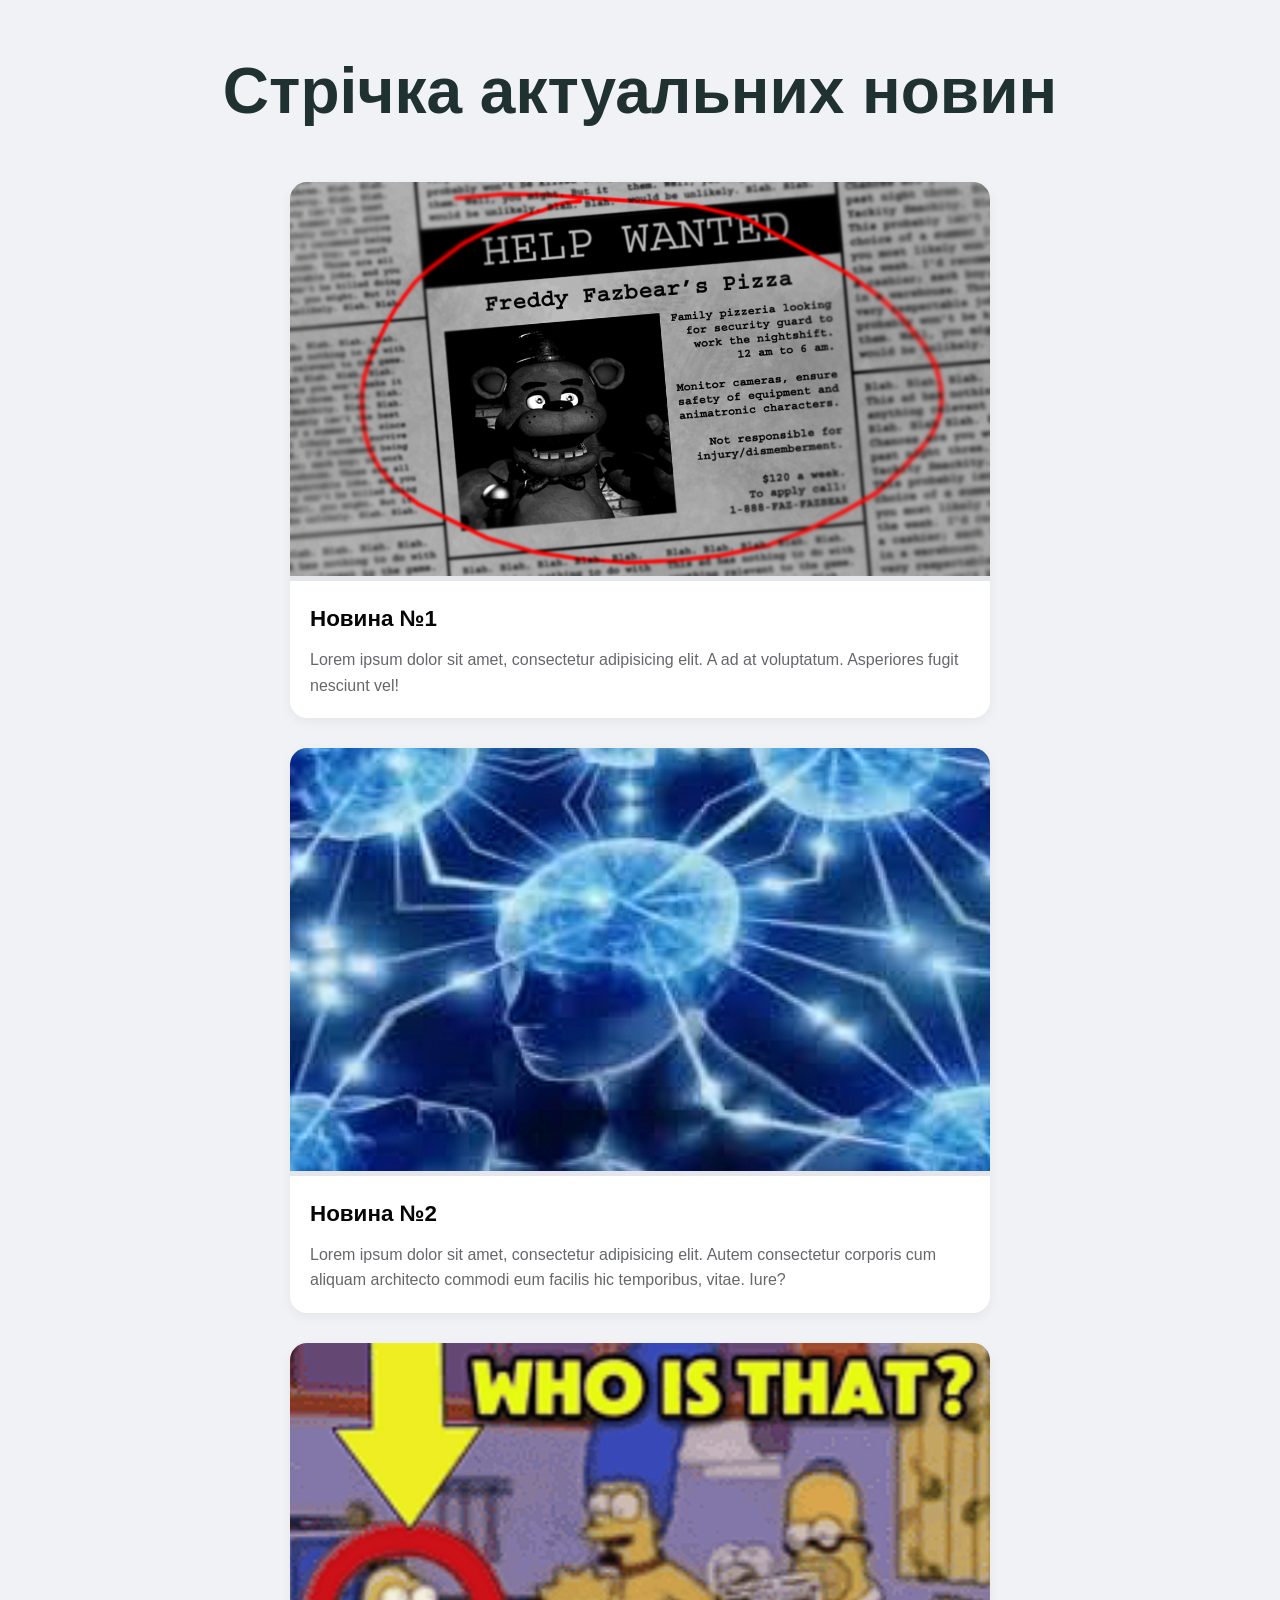
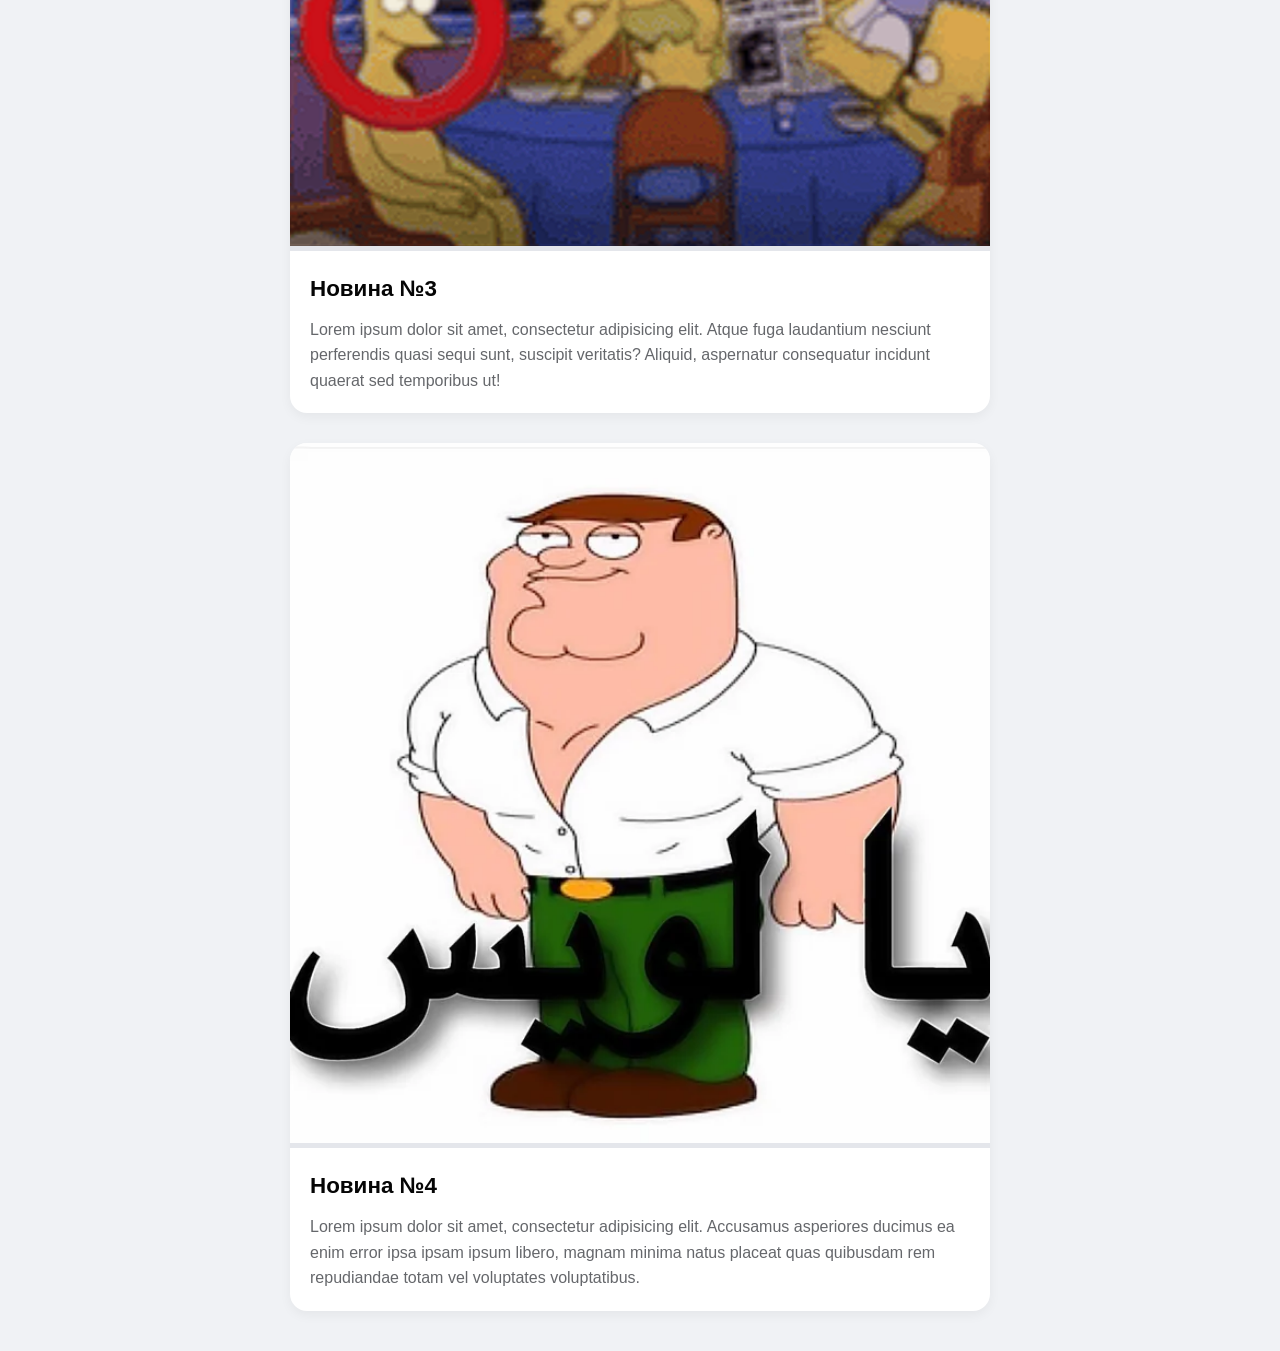
<file: ipz243_mrs/index.html>
<!DOCTYPE html>
<html lang="en">
<head>
    <meta charset="UTF-8">
    <title>Новини</title>
    <link rel="stylesheet" href="style.css">
</head>
<body>
<header>
    <h1>Стрічка актуальних новин</h1>
</header>
<main id="news-container">
    <article class="news-card">
        <img src="images/image1.png" alt="Новина 1">
        <h2>Новина №1</h2>
        <p>Lorem ipsum dolor sit amet, consectetur adipisicing elit. A ad at voluptatum. Asperiores fugit nesciunt vel!</p>
    </article>

    <article class="news-card">
        <img src="images/image2.png" alt="Новина 2">
        <h2>Новина №2</h2>
        <p>Lorem ipsum dolor sit amet, consectetur adipisicing elit. Autem consectetur corporis cum aliquam architecto commodi eum facilis hic temporibus, vitae. Iure?</p>
    </article>

    <article class="news-card">
        <img src="images/image3.png" alt="Новина 3">
        <h2>Новина №3</h2>
        <p>Lorem ipsum dolor sit amet, consectetur adipisicing elit. Atque fuga laudantium nesciunt perferendis quasi sequi sunt, suscipit veritatis? Aliquid, aspernatur consequatur incidunt quaerat sed temporibus ut!</p>
    </article>

    <article class="news-card">
        <img src="images/image4.png" alt="Новина 4">
        <h2>Новина №4</h2>
        <p>Lorem ipsum dolor sit amet, consectetur adipisicing elit. Accusamus asperiores ducimus ea enim error ipsa ipsam ipsum libero, magnam minima natus placeat quas quibusdam rem repudiandae totam vel voluptates voluptatibus.</p>
    </article>
</main>
</body>
</html>
</file>
<file: ipz243_mrs/style.css>
* {
    box-sizing: border-box;
    margin: 0;
    padding: 0;
}

body {
    font-family: 'Segoe UI', Verdana, sans-serif;
    background-color: #f0f2f5;
    color: #3b3f47;
    line-height: 1.6;
    padding: 40px 20px;
}

header {
    text-align: center;
    margin-bottom: 40px;
}

header h1 {
    font-size: 4rem;
    color: #203132;
    font-weight: 700;
}

#news-container {
    display: flex;
    flex-direction: column;
    gap: 30px;
    max-width: 700px;
    margin: 0 auto;
}

.news-card {
    background: #ffffff;
    border-radius: 17px;
    box-shadow: 0 4px 12px rgba(0, 0, 0, 0.05);
    overflow: hidden;
    transition: transform 0.2s ease, box-shadow 0.2s ease;
}

.news-card:hover {
    transform: translateY(-4px);
    box-shadow: 0 8px 24px rgba(0, 0, 0, 0.1);
}

.news-card img {
    width: 100%;
    height: auto;
    display: block;
    border-bottom: 5px solid #e4e6eb;
}

.news-card h2 {
    font-size: 1.4rem;
    padding: 20px 20px 10px 20px;
    color: #050505;
}

.news-card p {
    font-size: 1rem;
    color: #65676b;
    padding: 0 20px 20px 20px;
}
</file>
